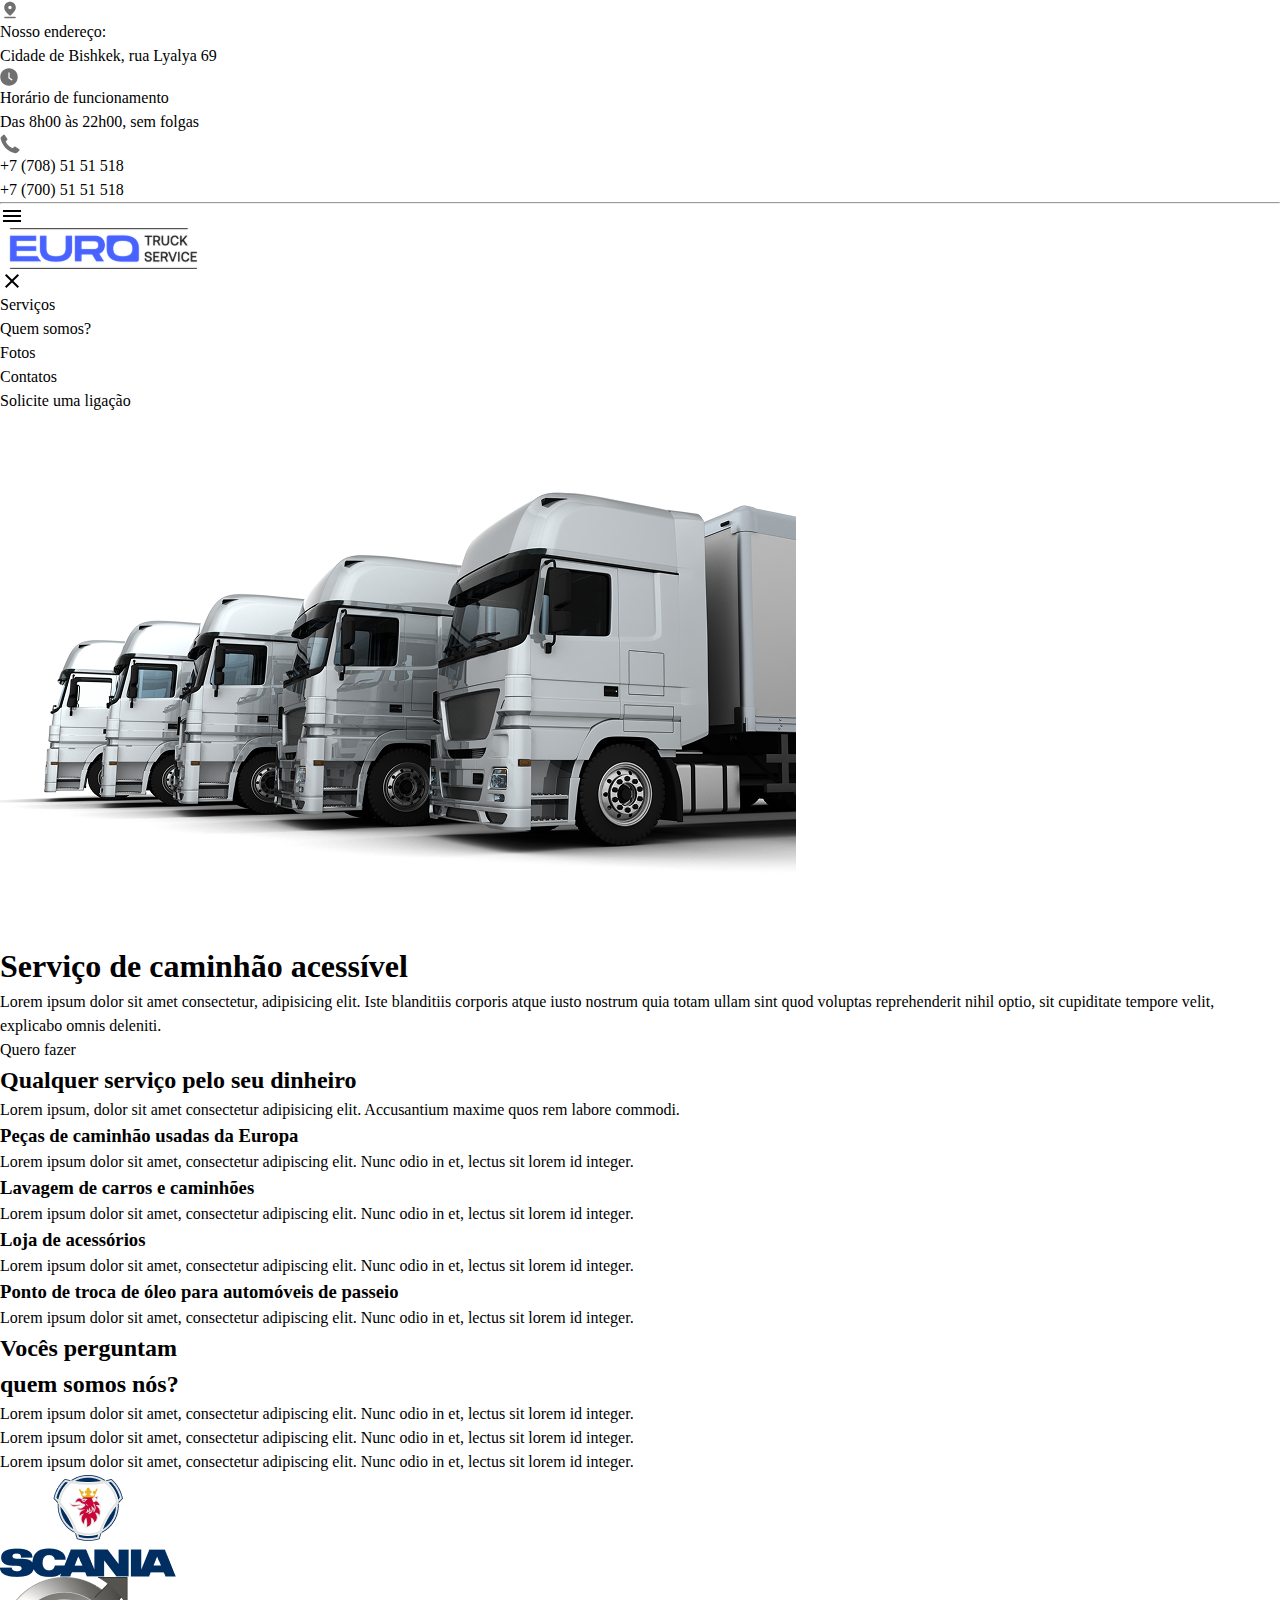
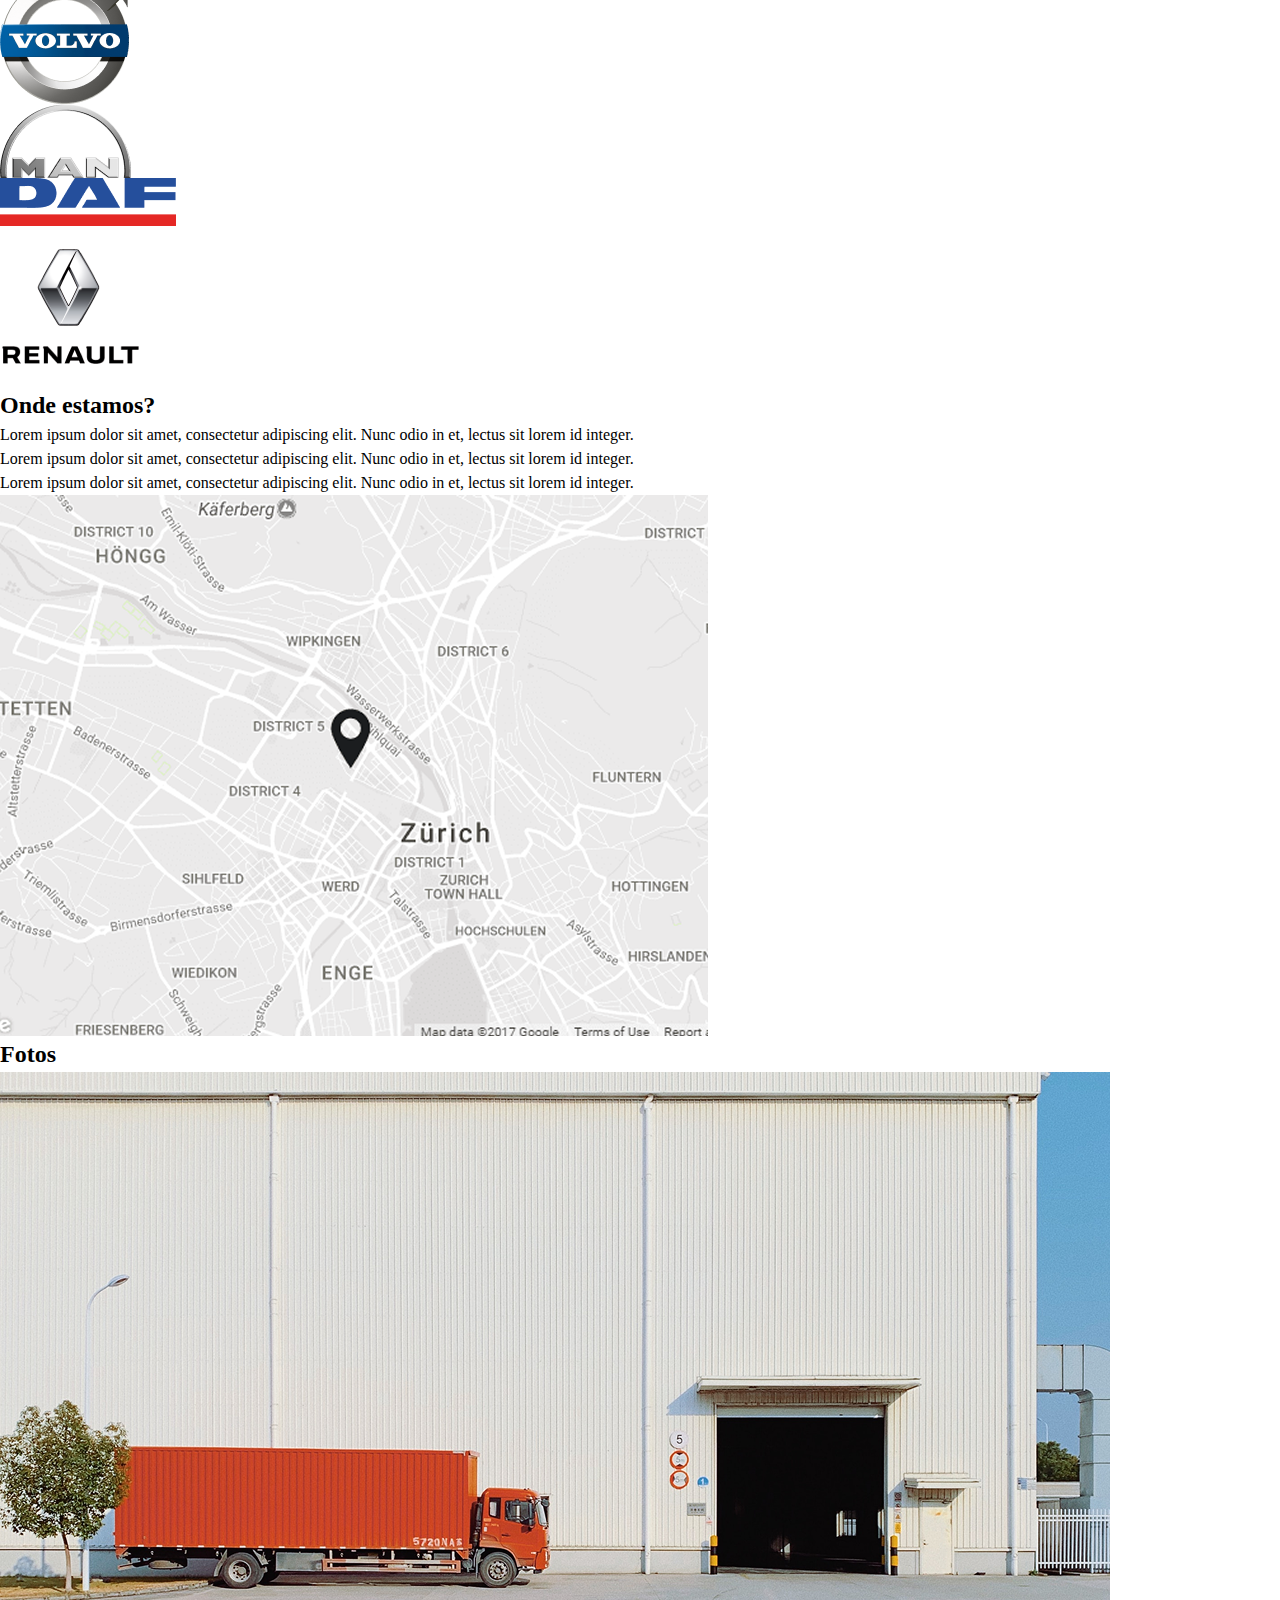
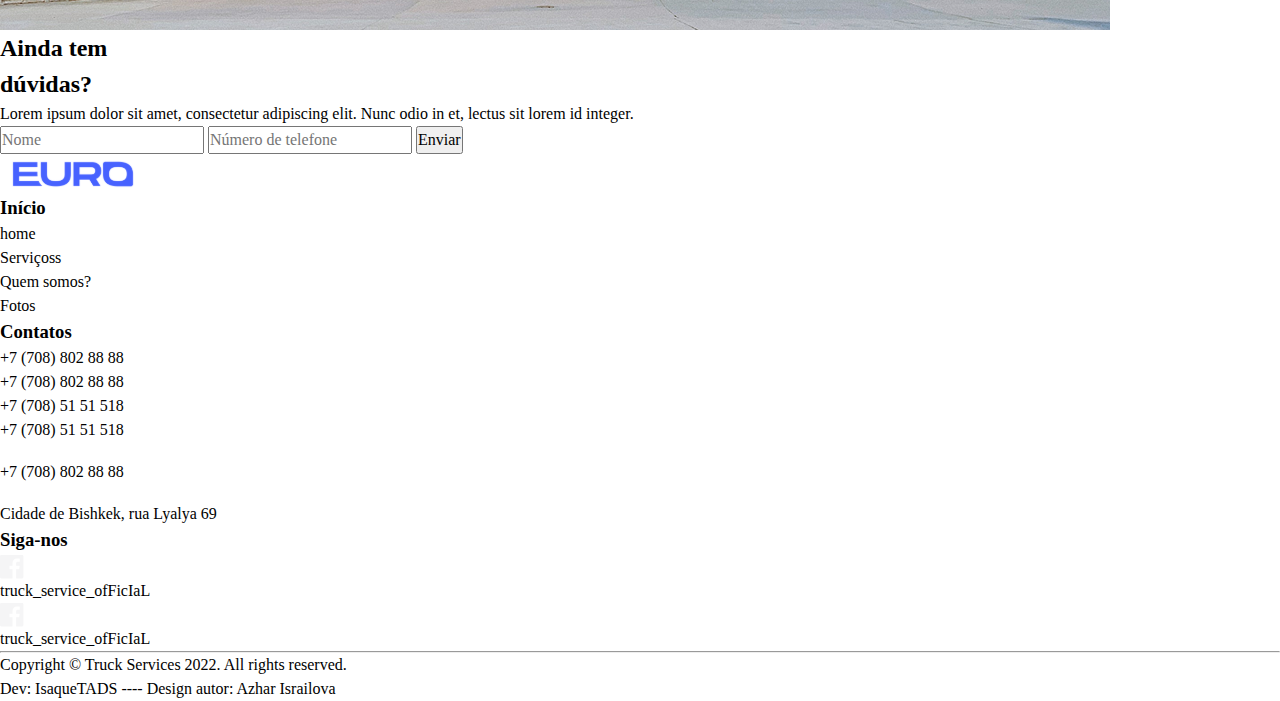
<file: Truck Service Landing Page/index.html>
<!DOCTYPE html>
<html lang="pt-BR">

<head>
  <meta charset="UTF-8">
  <meta name="viewport" content="width=device-width, initial-scale=1.0">
  <title>IsaqueTADS | Truck Service Landing Page </title>
  <link rel="stylesheet" href="./CSS/style.css">
  <link rel="stylesheet" href="https://cdn.jsdelivr.net/npm/swiper@11/swiper-bundle.min.css" />
  <link rel="shortcut icon" href="./assets/icon/favicon.ico" type="image/x-icon">
</head>
<body>
  <header class="header-container">
    <div class="header-info">
      <div class="info-content">
        <img src="./assets/icon/ic_round-pin-drop.svg" alt="">
        <div>
          <p>Nosso endereço:</p>
          <p>Cidade de Bishkek, rua Lyalya 69</p>
        </div>
      </div>
      <div class="info-content">
        <img src="./assets/icon//relogio.svg" alt="">
        <div>
          <p>Horário de funcionamento</p>
          <p>Das 8h00 às 22h00, sem folgas </p>
        </div>
      </div>
      <div class="info-content">
        <img src="./assets/icon/telefone.svg" alt="">
        <div>
          <p>+7 (708) 51 51 518</p>
          <p>+7 (700) 51 51 518</p>
        </div>
      </div>
    </div>
    <hr>
    <div class="header-nav-content">
      <img class="btn-open-menu" data-mobile="btn-menu-mobile" src="./assets/icon/menu.svg" alt="">
      <img class="logo" src="./assets/icon/logo.svg" alt="">
      <nav class="header-nav menu-mobile" data-mobile="menu">
        <img class="closed-menu-mobile" data-mobile="btn-close" src="./assets/icon/closed.svg" alt="">
        <ul class="nav-list">
          <li><a href="#services">Serviços</a></li>
          <li><a href="#quem-somos">Quem somos?</a></li>
          <li><a href="#fotos">Fotos</a></li>
          <li><a href="#contato">Contatos</a></li>
        </ul>
      </nav>
      <div class="ligacao"><a href="#contato">Solicite uma ligação</a></div>
    </div>
  </header>
  <main class="content-main">
    <div class="section-main">
      <div class="background-caminhao">
        <div class="main-content">
          <div class="content-div">
            <img src="./assets/img/caminhao.png" alt="foto caminhãp">
            <h1>Serviço de caminhão acessível</h1>
            <p>Lorem ipsum dolor sit amet consectetur, adipisicing elit. Iste blanditiis corporis atque iusto nostrum
              quia
              totam ullam sint quod voluptas reprehenderit nihil optio, sit cupiditate tempore velit, explicabo omnis
              deleniti.</p>
            <a href="#contato">Quero fazer</a>
          </div>
        </div>

      </div>
    </div>
  </main>
  <section class="service-container" id="services">

    <div class="title-service">
      <h2>Qualquer serviço pelo seu dinheiro</h2>
      <p>Lorem ipsum, dolor sit amet consectetur adipisicing elit. Accusantium maxime quos rem labore commodi. </p>
    </div>

    <div class="services-contents">
      <div class="service-content" data-service="content1">
        <div class="description-content-service">
          <h3>Peças de caminhão usadas da Europa</h3>
          <p>Lorem ipsum dolor sit amet, consectetur adipiscing elit. Nunc odio in et, lectus sit lorem id integer.</p>
        </div>
      </div>

      <div class="service-content" data-service="content2">
        <div class="description-content-service">
          <h3>Lavagem de carros e caminhões</h3>
          <p>Lorem ipsum dolor sit amet, consectetur adipiscing elit. Nunc odio in et, lectus sit lorem id integer.
          </p>
        </div>
      </div>

      <div class="service-content" data-service="content3">
        <div class="description-content-service">
          <h3>Loja de acessórios</h3>
          <p>Lorem ipsum dolor sit amet, consectetur adipiscing elit. Nunc odio in et, lectus sit lorem id integer.</p>
        </div>
      </div>

      <div class="service-content" data-service="content4">
        <div class="description-content-service">
          <h3>Ponto de troca de óleo para automóveis de passeio</h3>
          <p>Lorem ipsum dolor sit amet, consectetur adipiscing elit. Nunc odio in et, lectus sit lorem id integer.</p>
        </div>
      </div>
    </div>
  </section>
  <section class="quem-somos" id="quem-somos">
    <div class="quem-somos-description">
      <h2 class="title">Vocês perguntam <br> quem somos nós? </h2>
      <p>
        Lorem ipsum dolor sit amet, consectetur adipiscing elit. Nunc odio in et, lectus sit lorem id integer.
        <br>
        Lorem ipsum dolor sit amet, consectetur adipiscing elit. Nunc odio in et, lectus sit lorem id integer.
        <br>
        Lorem ipsum dolor sit amet, consectetur adipiscing elit. Nunc odio in et, lectus sit lorem id integer.
      </p>
    </div>
    <div class="quem-somos-companies">
      <img src="./assets/icon/sacania-logo.png" class="logo-comp" alt="">
      <img src="./assets/icon/volvo-logo.png" class="logo-comp" alt="">
      <img src="./assets/icon/man-logo.png" class="logo-comp" alt="">
      <img src="./assets/icon/daf-logo.png" alt="">
      <img src="./assets/icon/renault-logo.png" class="logo-comp" alt="">
    </div>
  </section>
  <section class="onde-estamos-section">
    <div class="onde-estamos-container">
      <div class="onde-estamos-content">
        <h2 class="title">Onde estamos?</h2>
        <div class="onde-estamos-description">
          <p>
            Lorem ipsum dolor sit amet, consectetur adipiscing elit. Nunc odio in et, lectus sit lorem id integer.
            <br>
            Lorem ipsum dolor sit amet, consectetur adipiscing elit. Nunc odio in et, lectus sit lorem id integer.
            <br>
            Lorem ipsum dolor sit amet, consectetur adipiscing elit. Nunc odio in et, lectus sit lorem id integer.
          </p>
        </div>
      </div>
      <div class="mapa">
        <img src="./assets/img/mapa.png" alt="">
      </div>
    </div>
  </section>
  <section class="fotos-section" id="fotos">
    <h2 class="title">Fotos</h2>
    <div class="swiper mySwiper">
      <div class="swiper-wrapper">
        <div class="swiper-slide"><img src="./assets/img/foto-slide-1.png" alt="Slide 1"></div>
        <div class="swiper-slide"><img src="./assets/img/foto-slide-2.png" alt="Slide 2"></div>
        <div class="swiper-slide"><img src="./assets/img/foto-slide-3.png" alt="Slide 3"></div>
        <div class="swiper-slide"><img src="./assets/img/foto-slide-4.png" alt="Slide 4"></div>
        <div class="swiper-slide"><img src="./assets/img/foto-slide-5.png" alt="Slide 5"></div>
      </div>
      <div class="swiper-pagination"></div>
    </div>
  </section>
  <section id="contato">
    <div class="form-container">
      <h2>Ainda tem <br> dúvidas?</h2>
      <p>Lorem ipsum dolor sit amet, consectetur adipiscing elit. Nunc odio in et, lectus sit lorem id integer.</p>
      <form>
        <!-- <label for="nome">Nome</label> -->
        <input type="text" name="nome" id="nome" required placeholder="Nome">
        <!-- <label for="telefone"></label> -->
        <input type="tel" pattern="[0-9]{11}" maxlength="11" name="telefone" id="telefone"
          placeholder="Número de telefone" required>
        <button type="submit">Enviar</button>
      </form>
    </div>
  </section>
  <footer>
    <div class="footer-container">
      <div class="footer-contents">
        <img src="./assets/icon/logo-footer.svg" alt="" class="logo-footer">
        <div class="content inicio">
          <h3>Início</h3>
          <ul>
            <li><a href="#">home</a></li>
            <li><a href="#services">Serviçoss</a></li>
            <li><a href="#quem-somos">Quem somos?</a></li>
            <li><a href="#fotos">Fotos </a></li>
          </ul>
        </div>
        <div class="content contato">
          <h3>Contatos</h3>
          <ul>
            <li>+7 (708) 802 88 88</li>
            <li>+7 (708) 802 88 88</li>
            <li>+7 (708) 51 51 518</li>
            <li>+7 (708) 51 51 518</li>
          </ul>
          <div class="whastapp contato-icon">
            <img src="./assets/icon/icon-whatsapp.svg" alt="">
            <p>+7 (708) 802 88 88</p>
          </div>
          <div class="localizacao contato-icon">
            <img src="./assets/icon/icon-localizacao.svg" alt="">
            <p>Cidade de Bishkek, rua Lyalya 69</p>
          </div>
        </div>
        <div class="content siga-nos">
          <h3>Siga-nos</h3>
          <div class="face contato-icon">
            <img src="./assets/icon/face-icon.svg" alt="">
            <p>truck_service_ofFicIaL</p>
          </div>
          <div class="insta contato-icon">
            <img src="./assets/icon/face-icon.svg" alt="">
            <p>truck_service_ofFicIaL</p>
          </div>
        </div>
      </div>
      <hr>
      <div class="copy">
        <div>
          <p>Copyright © Truck Services 2022. All rights reserved.</p>
          <p>Dev: <a href="https://github.com/IsaqueTADS" target="_blank">IsaqueTADS </a> ---- Design autor: <a
              href="https://www.figma.com/community/file/1072779589211538230/truck-service-landing-page-design"
              target="_blank">Azhar Israilova</a>
          </p>
        </div>
      </div>
    </div>
  </footer>
  <script type="module" src="./scripts/script.js"></script>
</body>

</html>
</file>
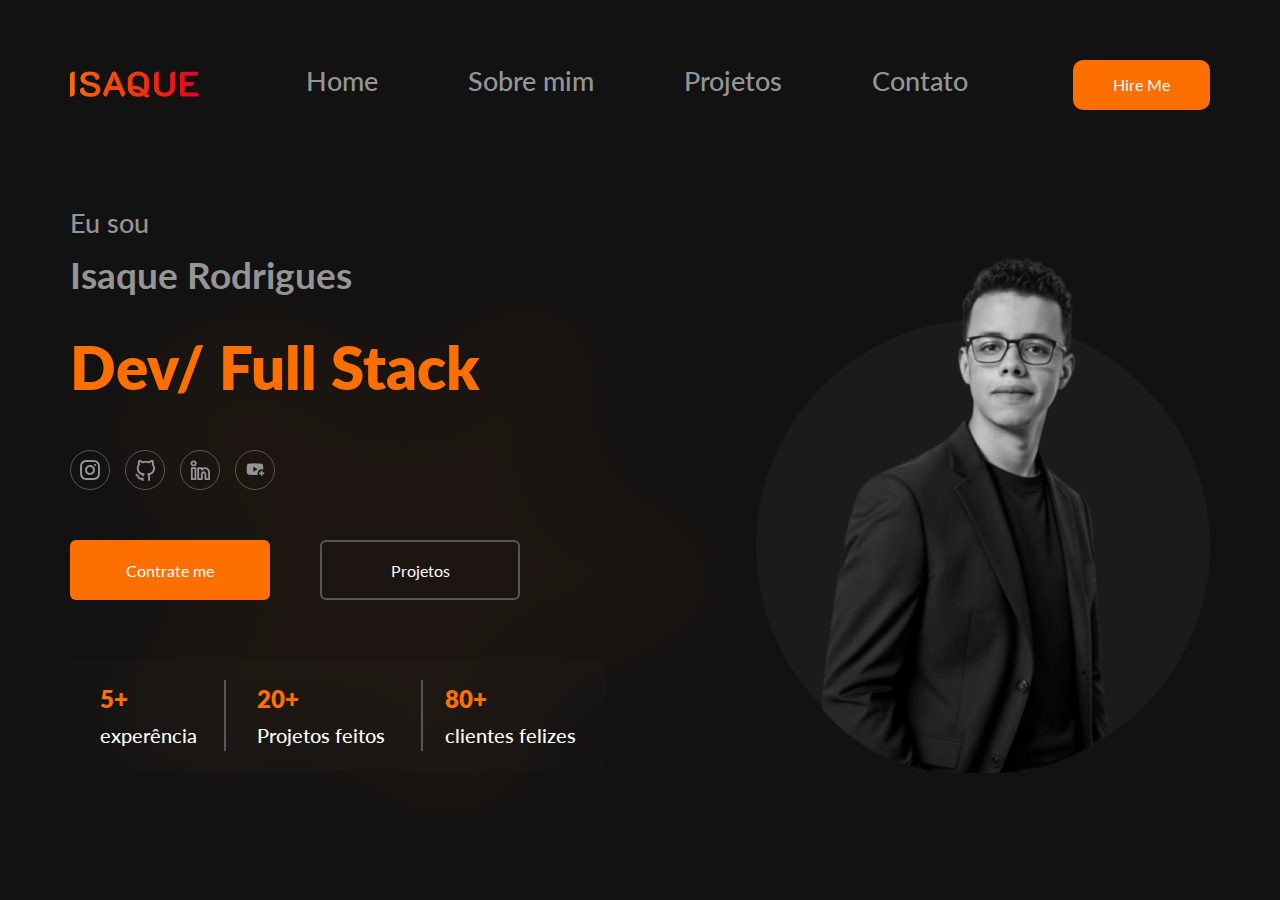
<file: page-portifolio-video-to-yotube/src/index.html>
<!DOCTYPE html>
<html lang="pt-BR">

<head>
  <meta charset="UTF-8">
  <meta name="viewport" content="width=device-width, initial-scale=1.0">
  <title>Portfólio | IsaqueTADS </title>
  <link rel="shortcut icon" href="assets/icon/favicon.ico" type="image/x-icon">



  <link rel="preconnect" href="https://fonts.googleapis.com">
  <link rel="preconnect" href="https://fonts.gstatic.com" crossorigin>
  <link
    href="https://fonts.googleapis.com/css2?family=Dancing+Script:wght@400..700&family=Inter:ital,opsz,wght@0,14..32,100..900;1,14..32,100..900&family=Lato:ital,wght@0,100;0,300;0,400;0,700;0,900;1,100;1,300;1,400;1,700;1,900&family=Plus+Jakarta+Sans:wght@200..800&family=Poppins:ital,wght@0,100;0,200;0,300;0,400;0,500;0,600;0,700;0,800;0,900;1,100;1,200;1,300;1,400;1,500;1,600;1,700;1,800;1,900&display=swap"
    rel="stylesheet">
  <link rel="stylesheet" href="CSS/style.css">
</head>

<body>

  <header class="cabecalho">
    <button class="bota-menu-hambu"><svg width="20" height="15" viewBox="0 0 20 15" fill="none"
        xmlns="http://www.w3.org/2000/svg">
        <path d="M12 7.5H1M19 1.5H1M19 13.5H1" stroke="#959595" stroke-width="2" stroke-linecap="round"
          stroke-linejoin="round" />
      </svg>
    </button>
    <div class="logo"><img src="assets/icon/LOGO-ISAQUE.svg" alt=""></div>

    <nav class="navegacao menu-hamburguer">
      <div class="close-menu ">
        <svg xmlns="http://www.w3.org/2000/svg" height="24px" viewBox="0 -960 960 960" width="24px" fill="#e8eaed">
          <path d="m256-200-56-56 224-224-224-224 56-56 224 224 224-224 56 56-224 224 224 224-56 56-224-224-224 224Z" />
        </svg>
      </div>

      <ul class="nav-links">
        <li><a href="#">Home</a></li>
        <li><a href="#">Sobre mim</a></li>
        <li><a href="#">Projetos</a></li>
        <li><a href="#">Contato</a></li>
      </ul>
    </nav>
    <div class="botao-nav"><a href="#">Hire Me</a></div>
  </header>

  <section>
    <main class="introducao">
      <div class="main-conteudo">
        <div class="titulos">
          <div class="sub-titulos">
            <span class="sub-sub-title">Eu sou</span>
            <span class="sub-title-int">Isaque Rodrigues</span>
          </div>
          <h1 class="main-titulo-principal">Dev/ Full Stack</h1>
        </div>

        <ul class="icons-redes">
          <li><a href="#"></a><img src="assets/icon/insta.svg" alt="icon instragam"></li>
          <li><a href="#"></a><img src="assets/icon/git_hub.svg" alt="icon git hub"></li>
          <li><a href="#"></a><img src="assets/icon/likedin.svg" alt="icon likedin"></li>
          <li><a href="#"></a><img src="assets/icon/icon-yotube.svg" alt="icon youtube"></li>
        </ul>

        <div class="main-buttons">
          <div class="contrate-me"><a href="#">Contrate me</a></div>
          <div class="projetos"><a href="#">Projetos</a></div>
        </div>

        <div class="main-options">
          <ul>
            <li>
              <span>5+</span>
              <p>experência</p>
            </li>
            <li>
              <span>20+</span>
              <p>Projetos feitos</p>
            </li>
            <li>
              <span>80+</span>
              <p>clientes felizes</p>
            </li>
          </ul>
        </div>
      </div>

      <div class="main-foto"> <img src="assets/img/foto-perfil-png.png" alt=""></div>
    </main>
  </section>

  <script src="scripts/script.js"></script>
</body>


</html>
</file>
<file: Truck Service Landing Page/CSS/style.css>
@import "reset.css"
</file>
<file: page-portifolio-video-to-yotube/src/CSS/style.css>
@import "reset.css";
@import "root.css";
@import "header.css";
@import "introducao.css";
</file>
